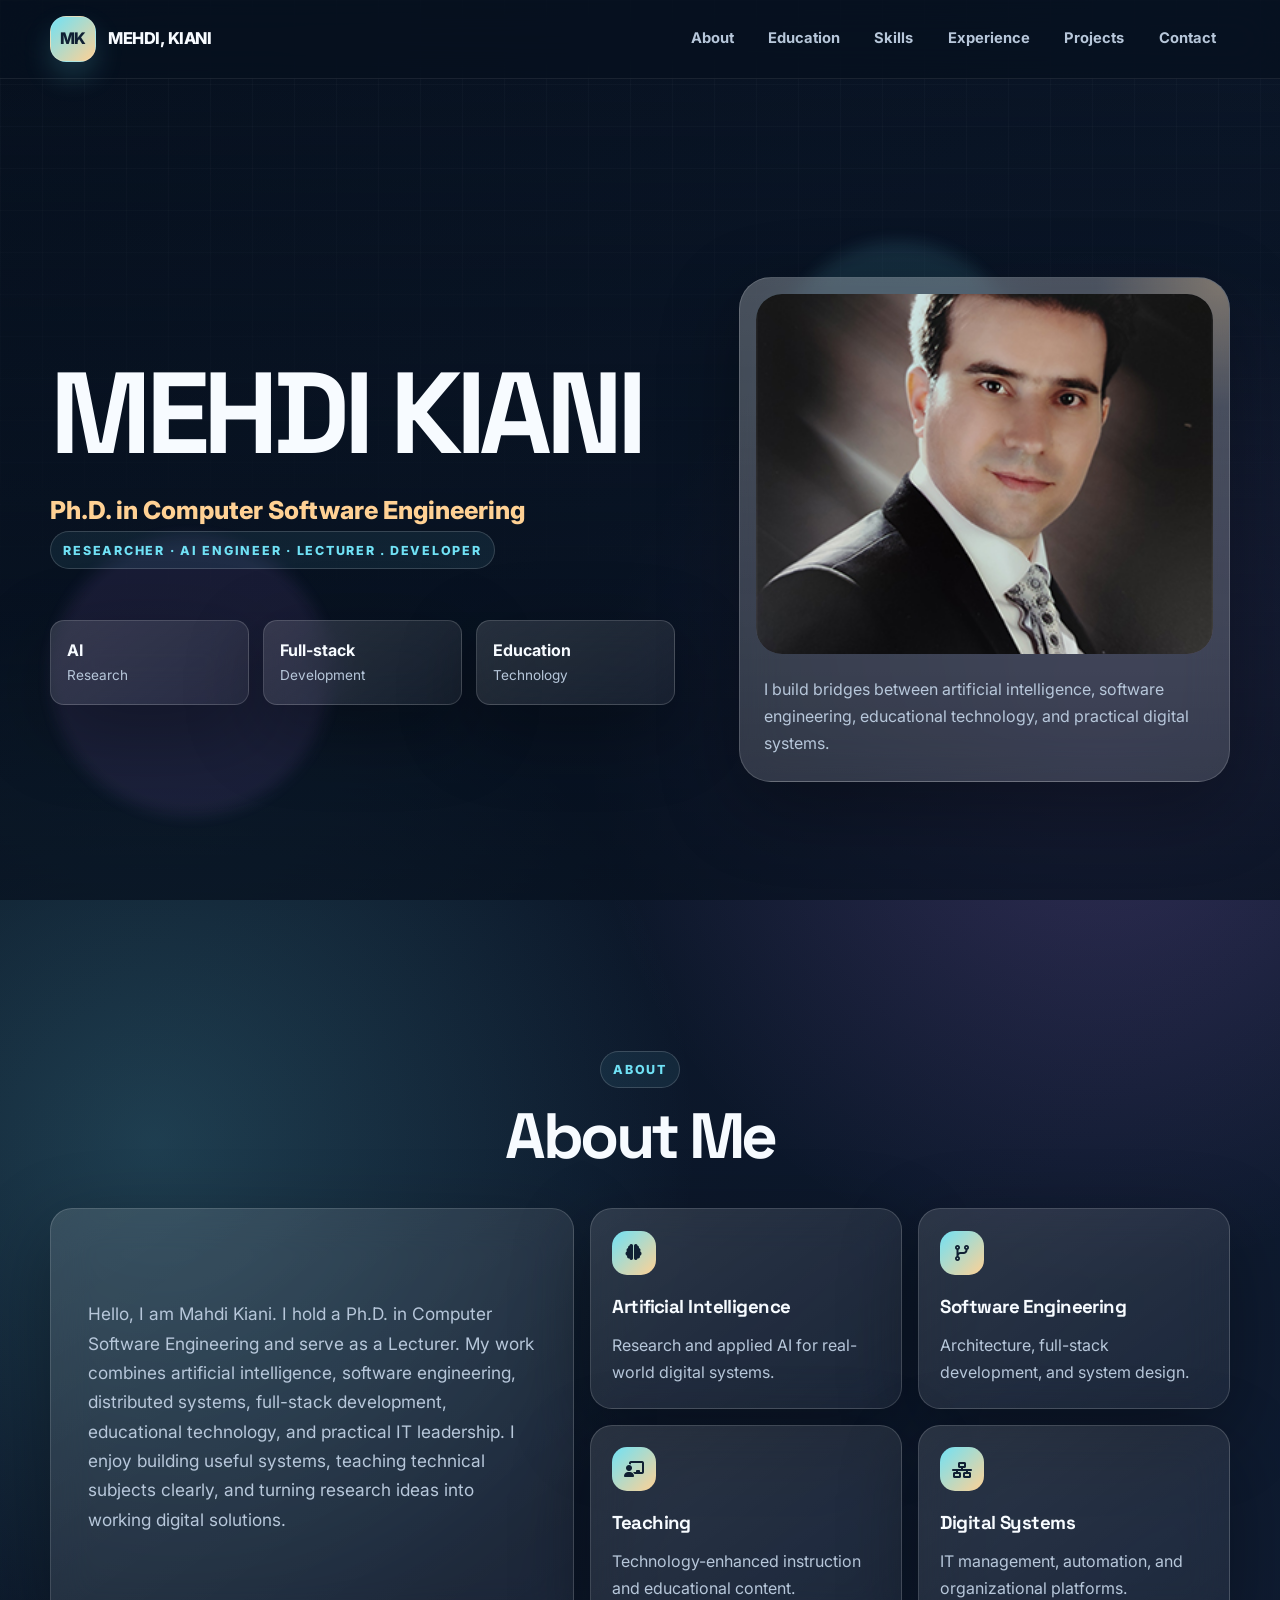
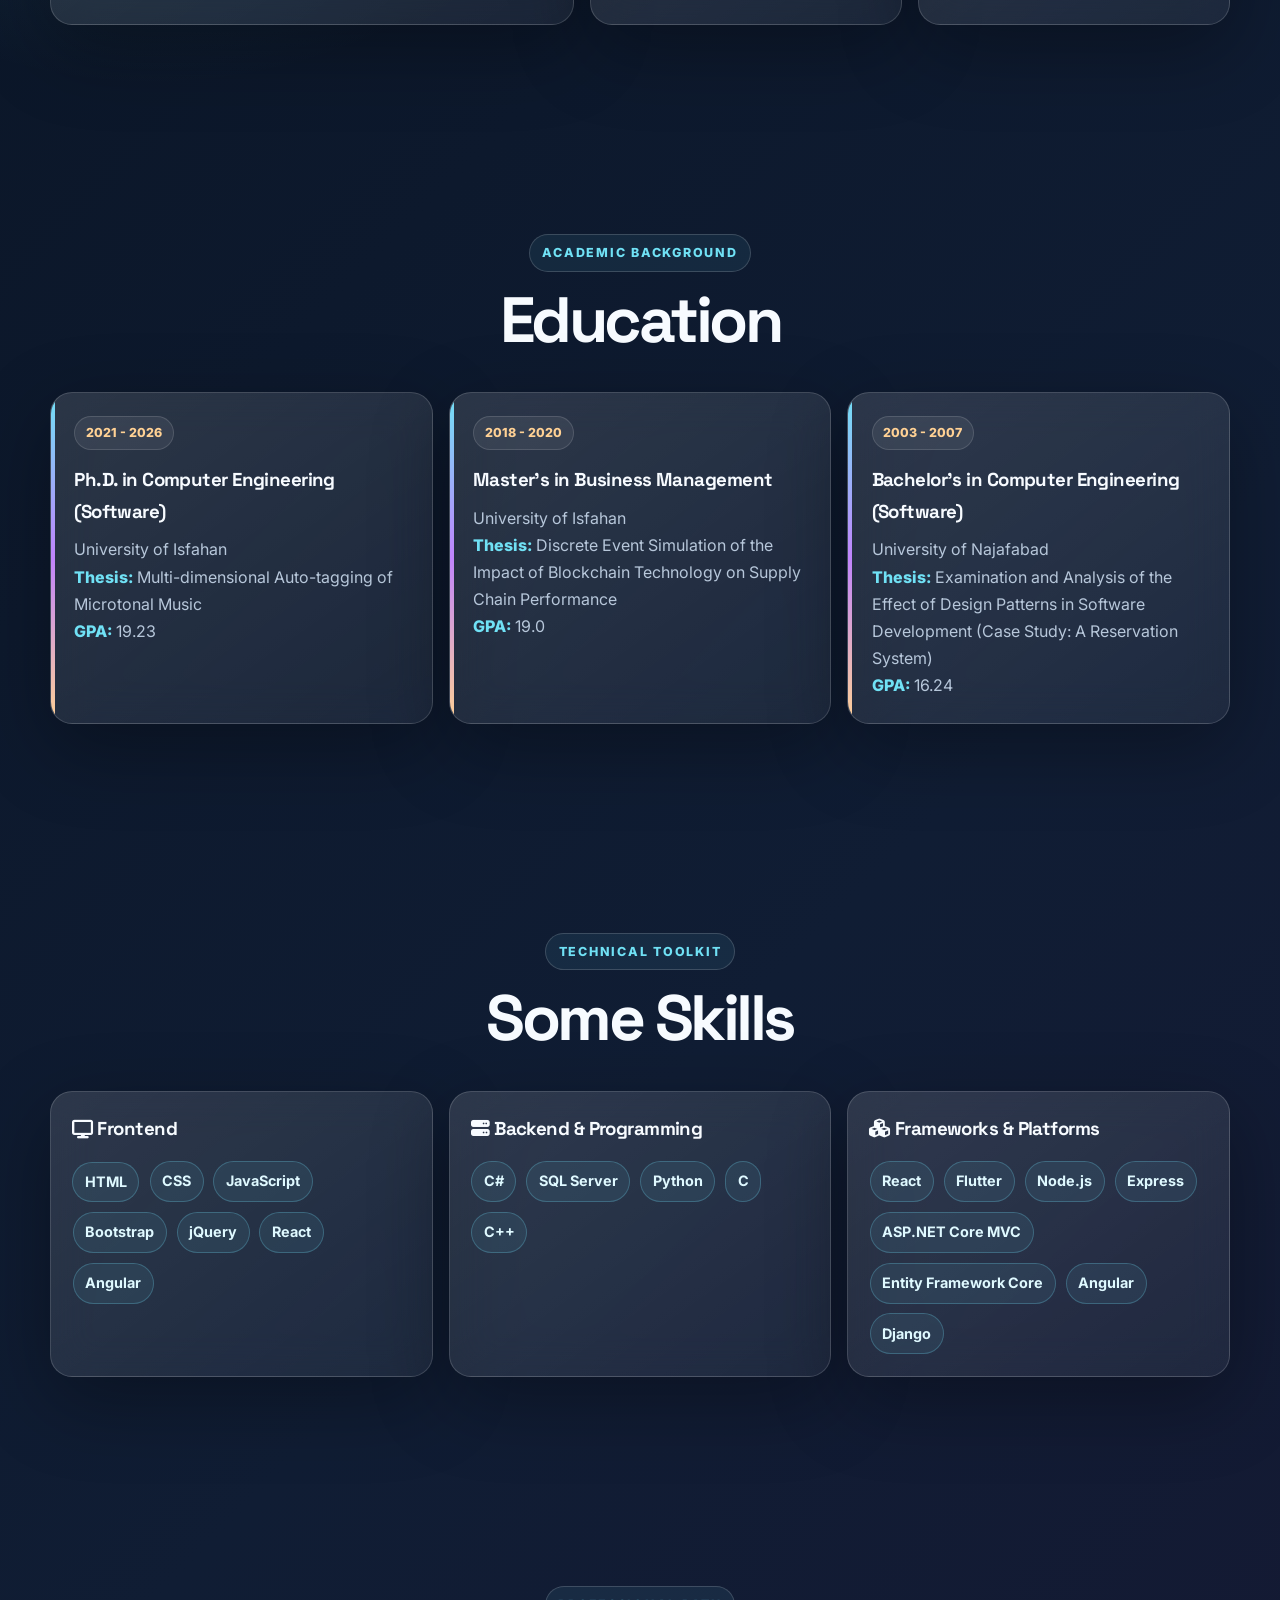
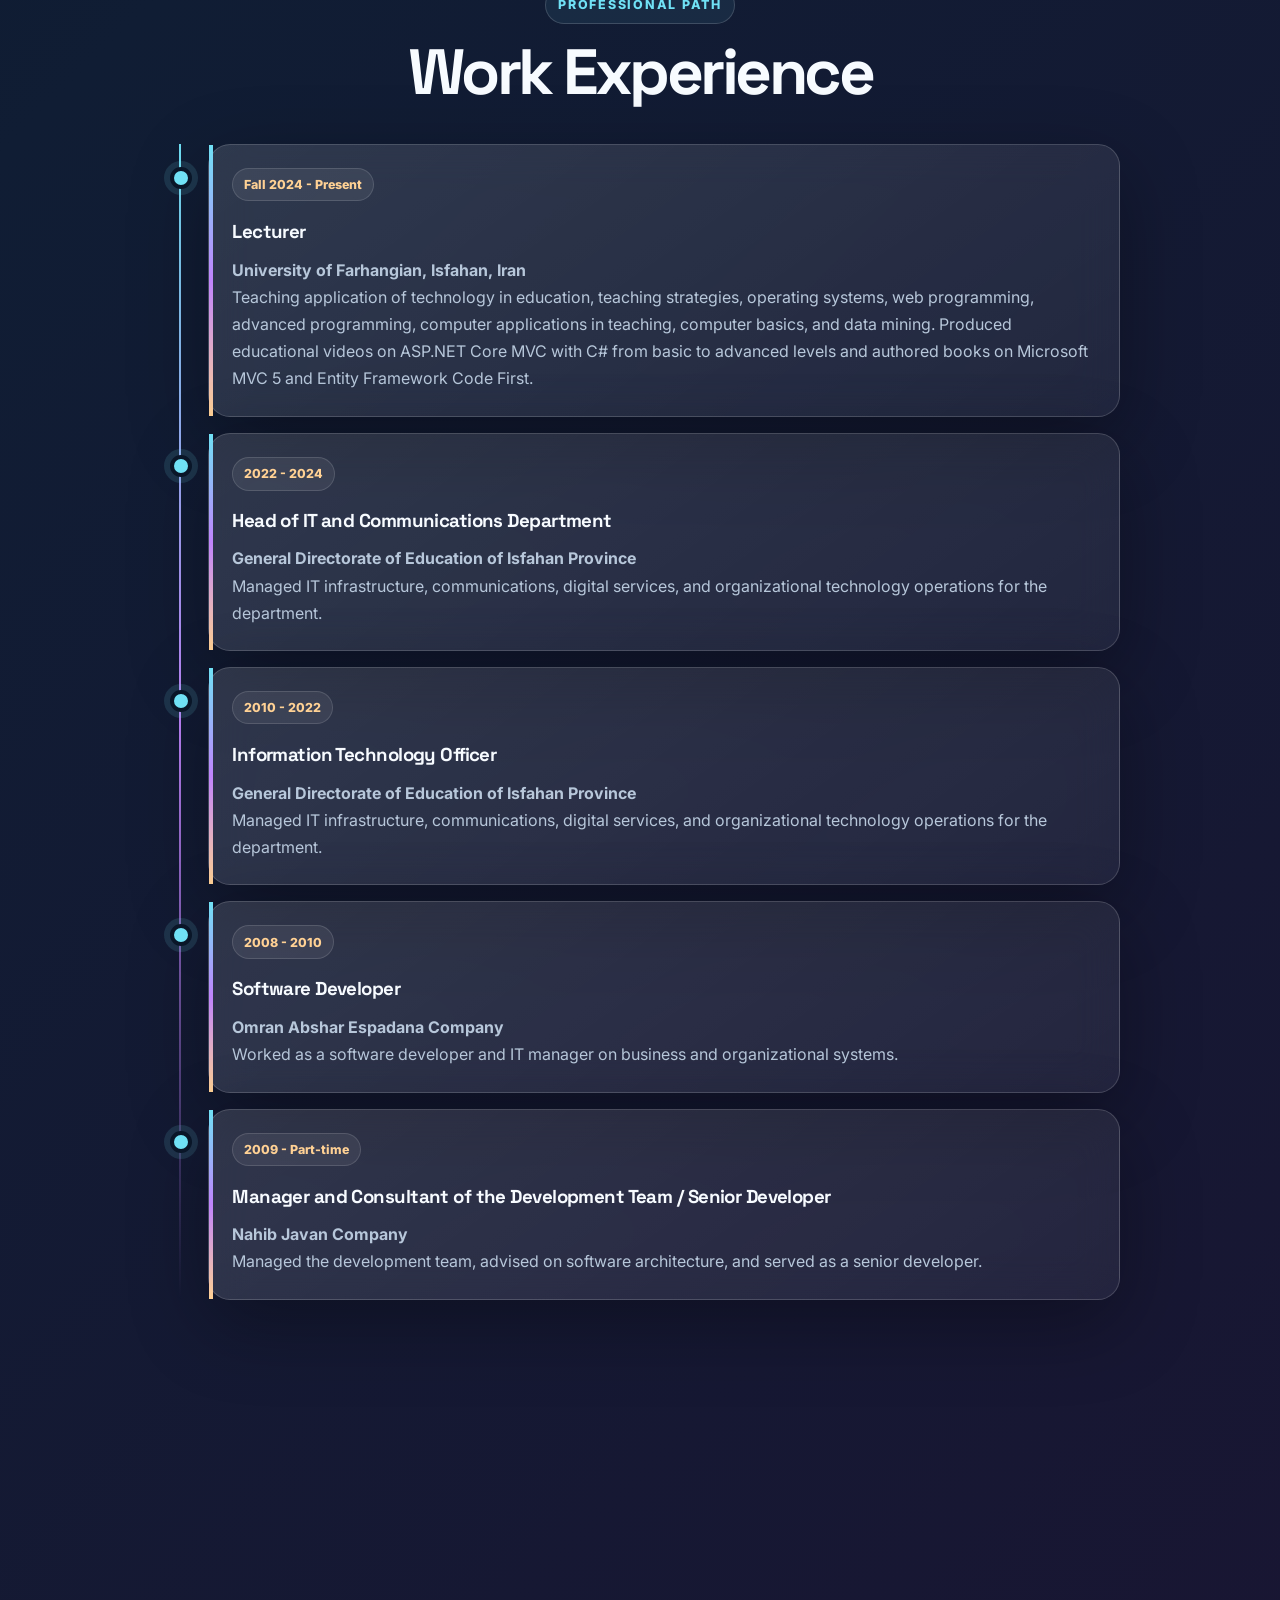
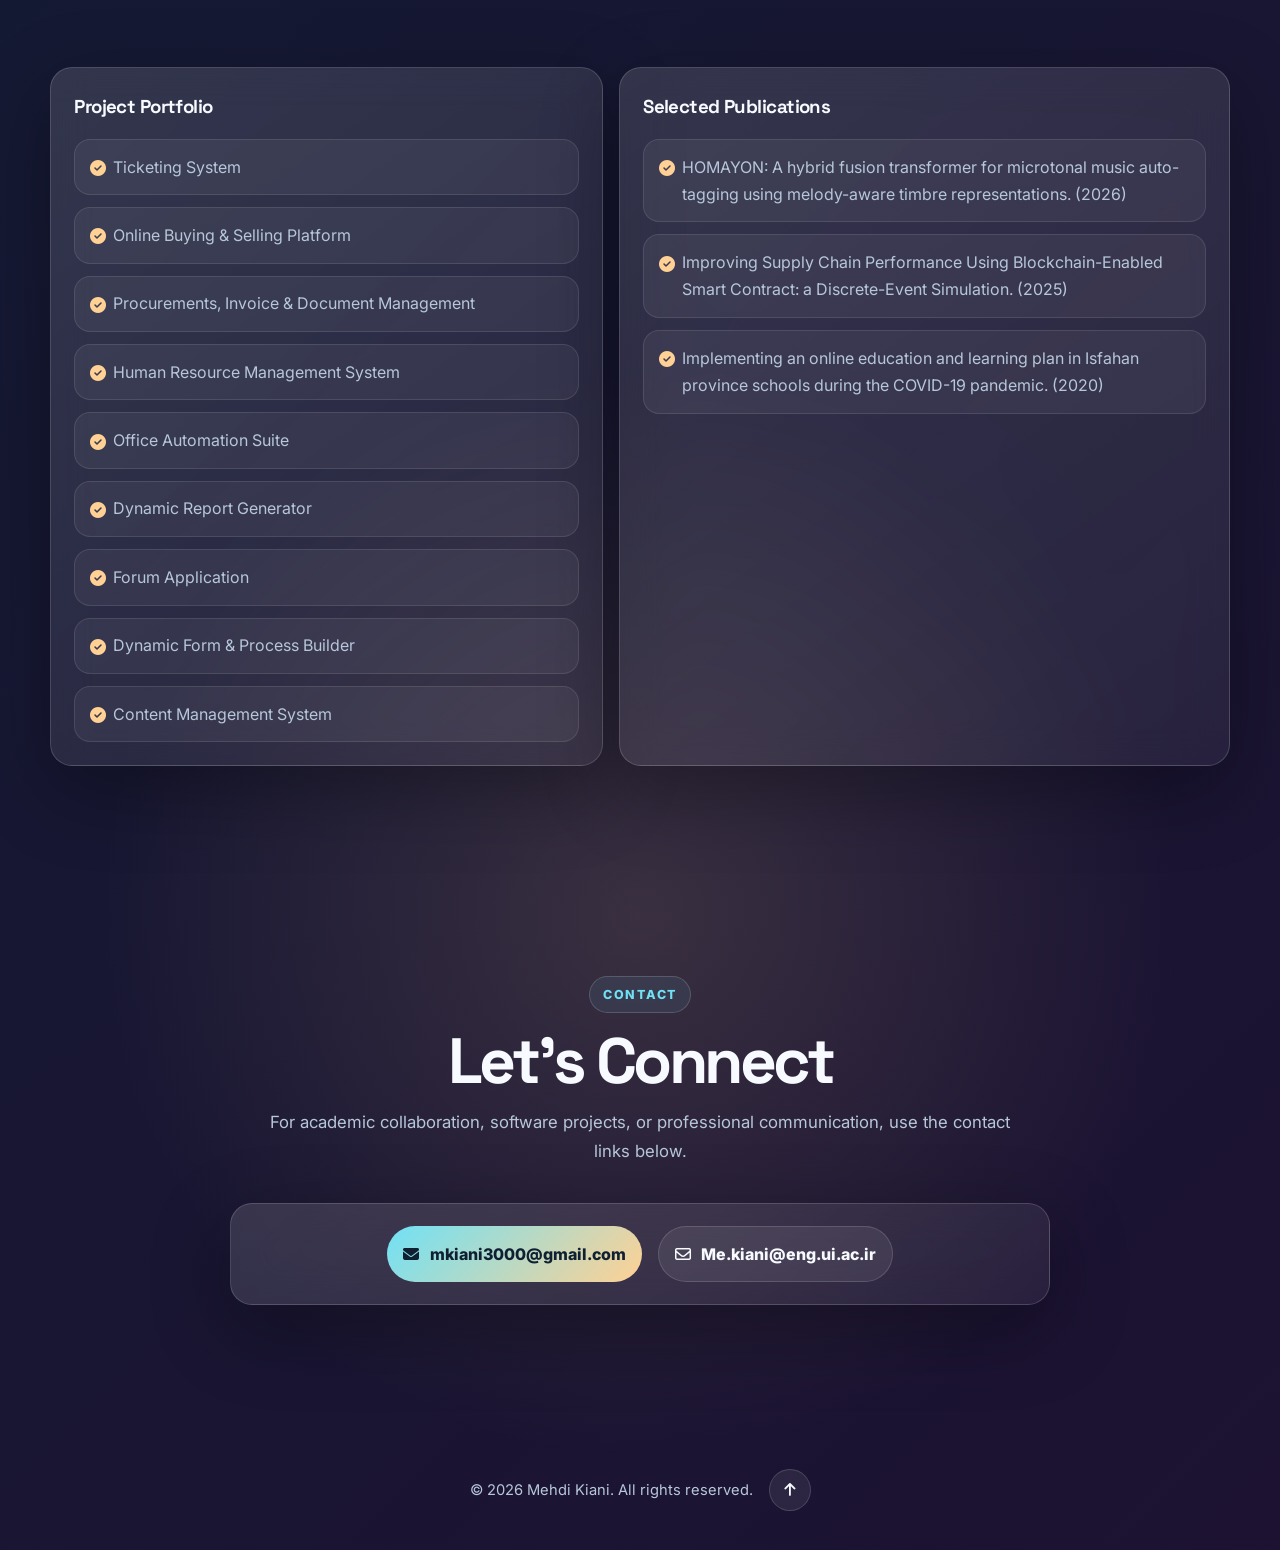
<file: index.html>
<!doctype html>
<html lang="en">
  <head>
    <meta charset="UTF-8" />
    <meta name="viewport" content="width=device-width, initial-scale=1.0" />
    <meta
      name="description"
      content="Mehdi Kiani - Ph.D. in Computer Software Engineering, lecturer, researcher, and software professional."
    />
    <title>Dr. Mehdi Kiani</title>

    <link rel="preconnect" href="https://fonts.googleapis.com" />
    <link rel="preconnect" href="https://fonts.gstatic.com" crossorigin />
    <link
      href="https://fonts.googleapis.com/css2?family=Inter:wght@400;500;600;700;800&family=Space+Grotesk:wght@600;700&display=swap"
      rel="stylesheet"
    />
    <!-- <link rel="stylesheet" href="font_awesome.css" /> -->
    <link
      rel="stylesheet"
      href="https://cdnjs.cloudflare.com/ajax/libs/font-awesome/6.5.2/css/all.min.css"
      crossorigin="anonymous"
      referrerpolicy="no-referrer"
    />
    <!-- <link
      rel="stylesheet"
      href="font_awesome.css"
      crossorigin="anonymous"
      referrerpolicy="no-referrer"
    /> -->
    <link rel="stylesheet" href="style.css" />
  </head>

  <body class="is-loading">
    <div id="page-loader" class="page-loader" role="status" aria-live="polite">
      <div class="loader-orb" aria-hidden="true"></div>
      <p>Loading portfolio</p>
    </div>

    <div id="site-content" class="site-content">
      <header class="site-header" id="top">
        <nav class="navbar" aria-label="Main navigation">
          <a class="brand" href="#hero" aria-label="Go to home section">
            <span class="brand-mark">MK</span>
            <span class="brand-text">MEHDI, KIANI</span>
          </a>

          <button
            class="menu-toggle"
            type="button"
            aria-label="Open navigation menu"
            aria-controls="primary-navigation"
            aria-expanded="false"
          >
            <span></span>
            <span></span>
            <span></span>
          </button>

          <ul id="primary-navigation" class="nav-links">
            <li><a href="#about">About</a></li>
            <li><a href="#education">Education</a></li>
            <li><a href="#skills">Skills</a></li>
            <li><a href="#experience">Experience</a></li>
            <li><a href="#projects">Projects</a></li>
            <li><a href="#contact">Contact</a></li>
          </ul>
        </nav>
      </header>

      <main>
        <section
          id="hero"
          class="hero section-shell"
          aria-labelledby="hero-title"
        >
          <div class="hero-glow hero-glow-one" aria-hidden="true"></div>
          <div class="hero-glow hero-glow-two" aria-hidden="true"></div>

          <div class="hero-content reveal-on-scroll">
            <h1 id="hero-title">MEHDI KIANI</h1>
            <p class="hero-subtitle">Ph.D. in Computer Software Engineering</p>
            <p class="eyebrow">
              Researcher · AI Engineer · Lecturer . Developer
            </p>
            <!-- <p class="hero-description">
              I build bridges between artificial intelligence, software
              engineering, educational technology, and practical digital
              systems.
            </p> -->

            <!-- <div class="hero-actions">
              <a class="btn btn-primary" href="#contact">
                <i class="fa-solid fa-paper-plane"></i>
                Get in Touch
              </a>
              <a class="btn btn-secondary" href="#projects">
                <i class="fa-solid fa-layer-group"></i>
                View Work
              </a>
            </div> -->

            <div class="hero-stats" aria-label="Profile highlights">
              <div>
                <strong>AI</strong>
                <span>Research</span>
              </div>
              <div>
                <strong>Full-stack</strong>
                <span>Development</span>
              </div>
              <div>
                <strong>Education</strong>
                <span>Technology</span>
              </div>
            </div>
          </div>

          <aside
            class="profile-card reveal-on-scroll"
            aria-label="Profile summary"
          >
            <div class="portrait-shell">
              <div class="avatar-gradient" aria-hidden="true">MK</div>
              <img
                id="profile-image"
                src="profile.jpg"
                alt="Mehdi Kiani profile picture"
                class="profile-pic"
              />
            </div>
            <div class="profile-card-body">
              <!-- <span class="status-pill">
                <i class="fa-solid fa-circle"></i>
                Available for academic and software collaboration
              </span> -->

              <p>
                I build bridges between artificial intelligence, software
                engineering, educational technology, and practical digital
                systems.
              </p>
            </div>
          </aside>
        </section>

        <section
          id="about"
          class="section-shell content-section"
          aria-labelledby="about-title"
        >
          <div class="section-heading reveal-on-scroll">
            <span class="section-kicker">About</span>
            <h2 id="about-title">About Me</h2>
            <!-- <p>
              A concise professional introduction focused on research, teaching,
              and software practice.
            </p> -->
          </div>
          <div class="about-grid">
            <div class="about-copy glass-card reveal-on-scroll">
              <p id="about-text"></p>
            </div>
            <div
              class="focus-grid reveal-on-scroll"
              aria-label="Professional focus areas"
            >
              <article class="mini-card">
                <i class="fa-solid fa-brain"></i>
                <h3>Artificial Intelligence</h3>
                <p>Research and applied AI for real-world digital systems.</p>
              </article>
              <article class="mini-card">
                <i class="fa-solid fa-code-branch"></i>
                <h3>Software Engineering</h3>
                <p>Architecture, full-stack development, and system design.</p>
              </article>
              <article class="mini-card">
                <i class="fa-solid fa-chalkboard-user"></i>
                <h3>Teaching</h3>
                <p>Technology-enhanced instruction and educational content.</p>
              </article>
              <article class="mini-card">
                <i class="fa-solid fa-network-wired"></i>
                <h3>Digital Systems</h3>
                <p>IT management, automation, and organizational platforms.</p>
              </article>
            </div>
          </div>
        </section>

        <section
          id="education"
          class="section-shell content-section"
          aria-labelledby="education-title"
        >
          <div class="section-heading reveal-on-scroll">
            <span class="section-kicker">Academic background</span>
            <h2 id="education-title">Education</h2>
          </div>
          <div class="education-container card-grid"></div>
        </section>

        <section
          id="skills"
          class="section-shell content-section"
          aria-labelledby="skills-title"
        >
          <div class="section-heading reveal-on-scroll">
            <span class="section-kicker">Technical toolkit</span>
            <h2 id="skills-title">Some Skills</h2>
          </div>
          <div class="skills-container"></div>
        </section>

        <section
          id="experience"
          class="section-shell content-section"
          aria-labelledby="experience-title"
        >
          <div class="section-heading reveal-on-scroll">
            <span class="section-kicker">Professional path</span>
            <h2 id="experience-title">Work Experience</h2>
          </div>
          <div class="experience-container timeline"></div>
        </section>

        <section
          id="projects"
          class="section-shell content-section"
          aria-labelledby="projects-title"
        >
          <div class="section-heading reveal-on-scroll">
            <span class="section-kicker">Selected work</span>
            <h2 id="projects-title">Projects & Publications</h2>
          </div>
          <div class="projects-container projects-layout"></div>
        </section>

        <section
          id="contact"
          class="section-shell content-section contact-section"
          aria-labelledby="contact-title"
        >
          <div class="section-heading reveal-on-scroll">
            <span class="section-kicker">Contact</span>
            <h2 id="contact-title">Let’s Connect</h2>
            <p>
              For academic collaboration, software projects, or professional
              communication, use the contact links below.
            </p>
          </div>
          <div class="contact-card glass-card reveal-on-scroll">
            <a id="primary-email" class="contact-link" href="#">
              <i class="fa-solid fa-envelope"></i>
              <span></span>
            </a>
            <a id="secondary-email" class="contact-link muted" href="#">
              <i class="fa-regular fa-envelope"></i>
              <span></span>
            </a>
          </div>
        </section>
      </main>

      <footer class="site-footer">
        <p>
          &copy; <span id="current-year"></span> Mehdi Kiani. All rights
          reserved.
        </p>
        <a href="#hero" class="back-to-top" aria-label="Back to top">
          <i class="fa-solid fa-arrow-up"></i>
        </a>
      </footer>
    </div>

    <script src="script.js"></script>
  </body>
</html>
</file>
<file: style.css>
:root {
  --bg: #07111f;
  --bg-soft: #0f1f36;
  --bg-lighter: #142846;
  --surface: rgba(255, 255, 255, 0.1);
  --surface-strong: rgba(255, 255, 255, 0.16);
  --surface-light: rgba(255, 255, 255, 0.92);
  --text: #f7fbff;
  --text-muted: #b7c7da;
  --text-dark: #102033;
  --primary: #70e1f5;
  --secondary: #ffd194;
  --accent: #c084fc;
  --accent-2: #4ade80;
  --border: rgba(255, 255, 255, 0.16);
  --shadow: 0 24px 80px rgba(0, 0, 0, 0.32);
  --radius-lg: 32px;
  --radius-md: 22px;
  --radius-sm: 14px;
  --container: 1180px;
  --header-height: 78px;
  --font-body: "Inter", system-ui, -apple-system, BlinkMacSystemFont, "Segoe UI", sans-serif;
  --font-heading: "Space Grotesk", "Inter", system-ui, sans-serif;
}

* {
  box-sizing: border-box;
  margin: 0;
  padding: 0;
}

html {
  scroll-behavior: smooth;
  scroll-padding-top: calc(var(--header-height) + 22px);
}

body {
  min-height: 100vh;
  overflow-x: hidden;
  color: var(--text);
  font-family: var(--font-body);
  line-height: 1.7;
  background:
    radial-gradient(circle at 12% 18%, rgba(112, 225, 245, 0.2), transparent 34rem),
    radial-gradient(circle at 86% 12%, rgba(192, 132, 252, 0.2), transparent 32rem),
    radial-gradient(circle at 50% 90%, rgba(255, 209, 148, 0.14), transparent 34rem),
    linear-gradient(135deg, #07111f 0%, #101d34 44%, #1d1232 100%);
}

body.is-loading {
  overflow: hidden;
}

body::before {
  position: fixed;
  inset: 0;
  z-index: -2;
  pointer-events: none;
  content: "";
  background-image:
    linear-gradient(rgba(255, 255, 255, 0.035) 1px, transparent 1px),
    linear-gradient(90deg, rgba(255, 255, 255, 0.035) 1px, transparent 1px);
  background-size: 42px 42px;
  mask-image: linear-gradient(to bottom, rgba(0, 0, 0, 0.8), transparent 82%);
}

body::after {
  position: fixed;
  inset: 0;
  z-index: -1;
  pointer-events: none;
  content: "";
  background: linear-gradient(180deg, transparent 0%, rgba(7, 17, 31, 0.74) 100%);
}

img {
  display: block;
  max-width: 100%;
}

a {
  color: inherit;
  text-decoration: none;
}

button,
a {
  -webkit-tap-highlight-color: transparent;
}

.page-loader {
  position: fixed;
  inset: 0;
  z-index: 9999;
  display: grid;
  place-items: center;
  align-content: center;
  gap: 1rem;
  color: var(--text);
  background:
    radial-gradient(circle at center, rgba(112, 225, 245, 0.18), transparent 24rem),
    #07111f;
  transition: opacity 0.7s ease, visibility 0.7s ease;
}

.loader-orb {
  width: 74px;
  height: 74px;
  border-radius: 50%;
  background: conic-gradient(from 180deg, var(--primary), var(--accent), var(--secondary), var(--primary));
  animation: spin 1s linear infinite;
  box-shadow: 0 0 50px rgba(112, 225, 245, 0.32);
}

.loader-orb::after {
  display: block;
  width: 50px;
  height: 50px;
  margin: 12px;
  border-radius: inherit;
  content: "";
  background: #07111f;
}

.page-loader p {
  color: var(--text-muted);
  font-size: 0.86rem;
  font-weight: 700;
  letter-spacing: 0.28em;
  text-transform: uppercase;
}

body.loaded .page-loader {
  visibility: hidden;
  opacity: 0;
}

.site-content {
  opacity: 0;
  transform: translateY(18px) scale(0.985);
  transition: opacity 0.9s ease, transform 0.9s ease;
}

body.loaded .site-content {
  opacity: 1;
  transform: translateY(0) scale(1);
}

.site-header {
  position: sticky;
  top: 0;
  z-index: 1000;
  min-height: var(--header-height);
  border-bottom: 1px solid rgba(255, 255, 255, 0.08);
  background: rgba(7, 17, 31, 0.7);
  backdrop-filter: blur(22px);
  transition: box-shadow 0.3s ease, background 0.3s ease;
}

.site-header.is-scrolled {
  background: rgba(7, 17, 31, 0.88);
  box-shadow: 0 18px 50px rgba(0, 0, 0, 0.26);
}

.navbar {
  display: flex;
  align-items: center;
  justify-content: space-between;
  width: min(calc(100% - 32px), var(--container));
  min-height: var(--header-height);
  margin: 0 auto;
}

.brand {
  display: inline-flex;
  align-items: center;
  gap: 0.75rem;
  font-weight: 800;
  letter-spacing: -0.03em;
}

.brand-mark {
  display: grid;
  width: 46px;
  height: 46px;
  place-items: center;
  border: 1px solid rgba(255, 255, 255, 0.2);
  border-radius: 16px;
  color: var(--text-dark);
  background: linear-gradient(135deg, var(--primary), var(--secondary));
  box-shadow: 0 14px 28px rgba(112, 225, 245, 0.18);
}

.brand-text {
  color: var(--text);
  font-size: 1.02rem;
}

.nav-links {
  display: flex;
  align-items: center;
  gap: 0.35rem;
  list-style: none;
}

.nav-links a {
  position: relative;
  display: inline-flex;
  padding: 0.7rem 0.9rem;
  border-radius: 999px;
  color: var(--text-muted);
  font-size: 0.92rem;
  font-weight: 700;
  transition: color 0.25s ease, background 0.25s ease, transform 0.25s ease;
}

.nav-links a::after {
  position: absolute;
  right: 0.9rem;
  bottom: 0.38rem;
  left: 0.9rem;
  height: 2px;
  border-radius: 999px;
  content: "";
  background: linear-gradient(90deg, var(--primary), var(--secondary), var(--accent));
  transform: scaleX(0);
  transform-origin: left;
  transition: transform 0.25s ease;
}

.nav-links a:hover,
.nav-links a:focus-visible,
.nav-links a.active {
  color: var(--text);
  background: rgba(255, 255, 255, 0.08);
  transform: translateY(-1px);
}

.nav-links a:hover::after,
.nav-links a:focus-visible::after,
.nav-links a.active::after {
  transform: scaleX(1);
}

.menu-toggle {
  display: none;
  width: 46px;
  height: 46px;
  place-items: center;
  border: 1px solid rgba(255, 255, 255, 0.16);
  border-radius: 14px;
  color: var(--text);
  background: rgba(255, 255, 255, 0.08);
  cursor: pointer;
}

.menu-toggle span {
  display: block;
  width: 21px;
  height: 2px;
  margin: 3px 0;
  border-radius: 999px;
  background: var(--text);
  transition: transform 0.25s ease, opacity 0.25s ease;
}

.menu-toggle[aria-expanded="true"] span:nth-child(1) {
  transform: translateY(8px) rotate(45deg);
}

.menu-toggle[aria-expanded="true"] span:nth-child(2) {
  opacity: 0;
}

.menu-toggle[aria-expanded="true"] span:nth-child(3) {
  transform: translateY(-8px) rotate(-45deg);
}

main {
  width: min(calc(100% - 32px), var(--container));
  margin: 0 auto;
}

.section-shell {
  position: relative;
  margin: 30px 0;
  scroll-margin-top: calc(var(--header-height) + 24px);
}

.hero {
  display: grid;
  min-height: calc(100vh - var(--header-height));
  grid-template-columns: minmax(0, 1.12fr) minmax(320px, 0.88fr);
  align-items: center;
  gap: clamp(1.5rem, 5vw, 5rem);
  padding: clamp(4rem, 9vw, 8rem) 0 clamp(3.5rem, 8vw, 6rem);
}

.hero-glow {
  position: absolute;
  z-index: -1;
  border-radius: 999px;
  filter: blur(8px);
  opacity: 0.75;
  animation: floatGlow 7s ease-in-out infinite alternate;
}

.hero-glow-one {
  top: 16%;
  right: 18%;
  width: 240px;
  height: 240px;
  background: rgba(112, 225, 245, 0.16);
}

.hero-glow-two {
  bottom: 14%;
  left: 0;
  width: 280px;
  height: 280px;
  background: rgba(192, 132, 252, 0.13);
  animation-delay: 1.4s;
}

.eyebrow,
.section-kicker {
  display: inline-flex;
  width: fit-content;
  align-items: center;
  gap: 0.5rem;
  margin-bottom: 1rem;
  padding: 0.45rem 0.78rem;
  border: 1px solid rgba(255, 255, 255, 0.16);
  border-radius: 999px;
  color: var(--primary);
  background: rgba(112, 225, 245, 0.08);
  font-size: 0.78rem;
  font-weight: 800;
  letter-spacing: 0.14em;
  text-transform: uppercase;
}

.hero h1,
.section-heading h2,
.profile-card h2 {
  font-family: var(--font-heading);
  line-height: 1.03;
  letter-spacing: -0.055em;
}

.hero h1 {
  max-width: 760px;
  margin-bottom: 1rem;
  font-size: clamp(3.4rem, 9vw, 7.8rem);
}

.hero-subtitle {
  color: var(--secondary);
  font-size: clamp(1.1rem, 2vw, 1.55rem);
  font-weight: 800;
}

.hero-description {
  max-width: 720px;
  margin-top: 1.2rem;
  color: var(--text-muted);
  font-size: clamp(1rem, 1.7vw, 1.22rem);
}

.hero-actions {
  display: flex;
  flex-wrap: wrap;
  gap: 0.9rem;
  margin-top: 2rem;
}

.btn {
  display: inline-flex;
  align-items: center;
  justify-content: center;
  gap: 0.6rem;
  min-height: 48px;
  padding: 0.82rem 1.15rem;
  border: 1px solid transparent;
  border-radius: 999px;
  font-weight: 800;
  transition: transform 0.25s ease, box-shadow 0.25s ease, background 0.25s ease;
}

.btn:hover,
.btn:focus-visible {
  transform: translateY(-3px);
}

.btn-primary {
  color: var(--text-dark);
  background: linear-gradient(135deg, var(--primary), var(--secondary));
  box-shadow: 0 18px 42px rgba(112, 225, 245, 0.22);
}

.btn-secondary {
  border-color: rgba(255, 255, 255, 0.18);
  color: var(--text);
  background: rgba(255, 255, 255, 0.08);
}

.hero-stats {
  display: grid;
  max-width: 760px;
  grid-template-columns: repeat(3, minmax(0, 1fr));
  gap: 0.85rem;
  margin-top: 2.2rem;
}

.hero-stats div,
.glass-card,
.mini-card,
.education-item,
.experience-item,
.project-column,
.publication-column,
.skill-group {
  border: 1px solid var(--border);
  background: linear-gradient(145deg, rgba(255, 255, 255, 0.13), rgba(255, 255, 255, 0.06));
  box-shadow: var(--shadow);
  backdrop-filter: blur(20px);
}

.hero-stats div {
  padding: 1rem;
  border-radius: var(--radius-sm);
}

.hero-stats strong,
.hero-stats span {
  display: block;
}

.hero-stats strong {
  font-size: 1rem;
}

.hero-stats span {
  color: var(--text-muted);
  font-size: 0.85rem;
}

.profile-card {
  position: relative;
  overflow: hidden;
  padding: 1rem;
  border: 1px solid var(--border);
  border-radius: var(--radius-lg);
  background:
    linear-gradient(180deg, rgba(255, 255, 255, 0.2), rgba(255, 255, 255, 0.08)),
    rgba(255, 255, 255, 0.08);
  box-shadow: var(--shadow);
  backdrop-filter: blur(22px);
}

.profile-card::before {
  position: absolute;
  top: -25%;
  right: -25%;
  width: 260px;
  height: 260px;
  border-radius: 50%;
  content: "";
  background: radial-gradient(circle, rgba(255, 209, 148, 0.28), transparent 68%);
}

.portrait-shell {
  position: relative;
  display: grid;
  overflow: hidden;
  min-height: 360px;
  place-items: center;
  border-radius: 26px;
  background:
    linear-gradient(135deg, rgba(112, 225, 245, 0.2), rgba(192, 132, 252, 0.2)),
    rgba(255, 255, 255, 0.08);
}

.avatar-gradient {
  display: grid;
  width: 168px;
  height: 168px;
  place-items: center;
  border-radius: 48px;
  color: var(--text-dark);
  font-family: var(--font-heading);
  font-size: 3.8rem;
  font-weight: 800;
  background: linear-gradient(135deg, var(--primary), var(--secondary), var(--accent));
  box-shadow: 0 30px 80px rgba(112, 225, 245, 0.24);
}

.profile-pic {
  position: absolute;
  inset: 0;
  width: 100%;
  height: 100%;
  object-fit: cover;
}

.portrait-shell.image-missing .profile-pic {
  display: none;
}

.profile-card-body {
  position: relative;
  padding: 1.35rem 0.5rem 0.45rem;
}

.status-pill {
  display: inline-flex;
  align-items: center;
  gap: 0.5rem;
  margin-bottom: 1rem;
  color: var(--accent-2);
  font-size: 0.82rem;
  font-weight: 800;
}

.status-pill i {
  font-size: 0.6rem;
}

.profile-card h2 {
  margin-bottom: 0.65rem;
  font-size: 2rem;
}

.profile-card p {
  color: var(--text-muted);
}

.content-section {
  padding: clamp(4rem, 7vw, 6.5rem) 0;
}

.section-heading {
  max-width: 760px;
  margin: 0 auto 2.4rem;
  text-align: center;
}

.section-heading .section-kicker {
  margin-right: auto;
  margin-left: auto;
}

.section-heading h2 {
  margin-bottom: 0.8rem;
  font-size: clamp(2.3rem, 5vw, 4.5rem);
}

.section-heading p {
  color: var(--text-muted);
  font-size: 1.05rem;
}

.about-grid {
  display: grid;
  grid-template-columns: 0.9fr 1.1fr;
  gap: 1rem;
}

.glass-card,
.mini-card,
.education-item,
.experience-item,
.project-column,
.publication-column,
.skill-group {
  border-radius: var(--radius-md);
}

.about-copy {
  display: grid;
  align-content: center;
  min-height: 100%;
  padding: clamp(1.4rem, 4vw, 2.3rem);
}

.about-copy p {
  color: var(--text-muted);
  font-size: 1.08rem;
}

.focus-grid {
  display: grid;
  grid-template-columns: repeat(2, minmax(0, 1fr));
  gap: 1rem;
}

.mini-card {
  padding: 1.35rem;
}

.mini-card i {
  display: inline-grid;
  width: 44px;
  height: 44px;
  margin-bottom: 1rem;
  place-items: center;
  border-radius: 15px;
  color: var(--text-dark);
  background: linear-gradient(135deg, var(--primary), var(--secondary));
}

.mini-card h3,
.education-item h3,
.experience-item h3,
.project-column h3,
.publication-column h3,
.skill-group h3 {
  margin-bottom: 0.55rem;
  color: var(--text);
  font-family: var(--font-heading);
  letter-spacing: -0.03em;
}

.mini-card p,
.education-item p,
.experience-item p {
  color: var(--text-muted);
}

.card-grid {
  display: grid;
  grid-template-columns: repeat(3, minmax(0, 1fr));
  gap: 1rem;
}

.education-item {
  position: relative;
  overflow: hidden;
  padding: 1.45rem;
}

.education-item::before,
.experience-item::before {
  position: absolute;
  inset: 0 auto 0 0;
  width: 4px;
  content: "";
  background: linear-gradient(180deg, var(--primary), var(--accent), var(--secondary));
}

.meta-pill {
  display: inline-flex;
  width: fit-content;
  margin-bottom: 0.9rem;
  padding: 0.32rem 0.68rem;
  border: 1px solid rgba(255, 255, 255, 0.13);
  border-radius: 999px;
  color: var(--secondary);
  background: rgba(255, 255, 255, 0.07);
  font-size: 0.78rem;
  font-weight: 800;
}

.detail-label {
  color: var(--primary);
  font-weight: 800;
}

.skills-container {
  display: grid;
  grid-template-columns: repeat(3, minmax(0, 1fr));
  gap: 1rem;
}

.skill-group {
  padding: 1.35rem;
}

.skill-tags {
  display: flex;
  flex-wrap: wrap;
  gap: 0.62rem;
  margin-top: 1rem;
}

.skill-tag {
  display: inline-flex;
  align-items: center;
  min-height: 36px;
  padding: 0.45rem 0.72rem;
  border: 1px solid rgba(112, 225, 245, 0.26);
  border-radius: 999px;
  color: #dff9ff;
  background: rgba(112, 225, 245, 0.08);
  font-size: 0.9rem;
  font-weight: 700;
  transition: transform 0.22s ease, background 0.22s ease, border-color 0.22s ease;
}

.skill-tag:hover {
  border-color: rgba(255, 209, 148, 0.55);
  background: rgba(255, 209, 148, 0.11);
  transform: translateY(-2px);
}

.timeline {
  position: relative;
  display: grid;
  gap: 1rem;
  max-width: 960px;
  margin: 0 auto;
}

.timeline::before {
  position: absolute;
  top: 0;
  bottom: 0;
  left: 1.2rem;
  width: 2px;
  content: "";
  background: linear-gradient(180deg, var(--primary), var(--accent), transparent);
}

.experience-item {
  position: relative;
  margin-left: 3rem;
  padding: 1.45rem;
}

.experience-item::after {
  position: absolute;
  top: 1.35rem;
  left: -2.43rem;
  width: 14px;
  height: 14px;
  border: 4px solid #0a1628;
  border-radius: 50%;
  content: "";
  background: var(--primary);
  box-shadow: 0 0 0 6px rgba(112, 225, 245, 0.12);
}

.projects-layout {
  display: grid;
  grid-template-columns: 0.95fr 1.05fr;
  gap: 1rem;
}

.project-column,
.publication-column {
  padding: 1.45rem;
}

.item-list {
  display: grid;
  gap: 0.75rem;
  margin-top: 1rem;
  list-style: none;
}

.item-list li {
  position: relative;
  padding: 0.85rem 0.95rem 0.85rem 2.35rem;
  border: 1px solid rgba(255, 255, 255, 0.1);
  border-radius: 16px;
  color: var(--text-muted);
  background: rgba(255, 255, 255, 0.055);
}

.item-list li::before {
  position: absolute;
  top: 0.95rem;
  left: 0.95rem;
  color: var(--secondary);
  font-family: "Font Awesome 6 Free";
  font-weight: 900;
  content: "\f058";
}

.contact-section {
  padding-bottom: clamp(4rem, 8vw, 7rem);
}

.contact-card {
  display: flex;
  flex-wrap: wrap;
  justify-content: center;
  gap: 1rem;
  max-width: 820px;
  margin: 0 auto;
  padding: 1.35rem;
}

.contact-link {
  display: inline-flex;
  align-items: center;
  gap: 0.65rem;
  padding: 0.85rem 1rem;
  border-radius: 999px;
  color: var(--text-dark);
  background: linear-gradient(135deg, var(--primary), var(--secondary));
  font-weight: 800;
  transition: transform 0.25s ease, box-shadow 0.25s ease;
}

.contact-link.muted {
  border: 1px solid rgba(255, 255, 255, 0.14);
  color: var(--text);
  background: rgba(255, 255, 255, 0.08);
}

.contact-link:hover,
.contact-link:focus-visible {
  transform: translateY(-3px);
  box-shadow: 0 20px 45px rgba(112, 225, 245, 0.18);
}

.site-footer {
  display: flex;
  align-items: center;
  justify-content: center;
  gap: 1rem;
  width: min(calc(100% - 32px), var(--container));
  margin: 0 auto;
  padding: 2rem 0 2.4rem;
  color: var(--text-muted);
  font-size: 0.92rem;
}

.back-to-top {
  display: inline-grid;
  width: 42px;
  height: 42px;
  place-items: center;
  border: 1px solid rgba(255, 255, 255, 0.15);
  border-radius: 50%;
  color: var(--text);
  background: rgba(255, 255, 255, 0.08);
  transition: transform 0.25s ease, background 0.25s ease;
}

.back-to-top:hover,
.back-to-top:focus-visible {
  background: rgba(255, 255, 255, 0.14);
  transform: translateY(-3px);
}

.reveal-on-scroll {
  opacity: 0;
  transform: translateY(32px);
  transition: opacity 0.72s ease, transform 0.72s ease;
}

.reveal-on-scroll.is-visible {
  opacity: 1;
  transform: translateY(0);
}

@keyframes spin {
  to {
    transform: rotate(360deg);
  }
}

@keyframes floatGlow {
  from {
    transform: translate3d(0, 0, 0) scale(1);
  }

  to {
    transform: translate3d(28px, -26px, 0) scale(1.08);
  }
}

@media (max-width: 1024px) {
  .hero,
  .about-grid,
  .projects-layout {
    grid-template-columns: 1fr;
  }

  .profile-card {
    max-width: 680px;
  }

  .card-grid,
  .skills-container {
    grid-template-columns: repeat(2, minmax(0, 1fr));
  }
}

@media (max-width: 840px) {
  :root {
    --header-height: 70px;
  }

  .menu-toggle {
    display: grid;
  }

  .nav-links {
    position: absolute;
    top: calc(100% + 10px);
    right: 16px;
    left: 16px;
    display: grid;
    visibility: hidden;
    gap: 0.35rem;
    padding: 0.75rem;
    border: 1px solid rgba(255, 255, 255, 0.14);
    border-radius: 22px;
    opacity: 0;
    background: rgba(7, 17, 31, 0.94);
    box-shadow: var(--shadow);
    transform: translateY(-12px) scale(0.98);
    transform-origin: top;
    transition: opacity 0.25s ease, transform 0.25s ease, visibility 0.25s ease;
    backdrop-filter: blur(22px);
  }

  .nav-links.is-open {
    visibility: visible;
    opacity: 1;
    transform: translateY(0) scale(1);
  }

  .nav-links a {
    justify-content: center;
  }

  .hero {
    min-height: auto;
    padding-top: 4rem;
  }

  .hero-stats,
  .focus-grid,
  .card-grid,
  .skills-container {
    grid-template-columns: 1fr;
  }

  .portrait-shell {
    min-height: 300px;
  }

  .timeline::before {
    left: 0.72rem;
  }

  .experience-item {
    margin-left: 2.2rem;
  }

  .experience-item::after {
    left: -2.01rem;
  }
}

@media (max-width: 560px) {
  main,
  .navbar,
  .site-footer {
    width: min(calc(100% - 24px), var(--container));
  }

  .brand-text {
    display: none;
  }

  .hero h1 {
    font-size: clamp(3rem, 18vw, 4.2rem);
  }

  .hero-actions,
  .contact-card {
    align-items: stretch;
    flex-direction: column;
  }

  .btn,
  .contact-link {
    width: 100%;
  }

  .section-heading {
    text-align: left;
  }

  .section-heading .section-kicker {
    margin-left: 0;
  }

  .site-footer {
    flex-direction: column;
    text-align: center;
  }
}

@media (prefers-reduced-motion: reduce) {
  *,
  *::before,
  *::after {
    scroll-behavior: auto !important;
    animation-duration: 0.01ms !important;
    animation-iteration-count: 1 !important;
    transition-duration: 0.01ms !important;
  }
}
</file>
